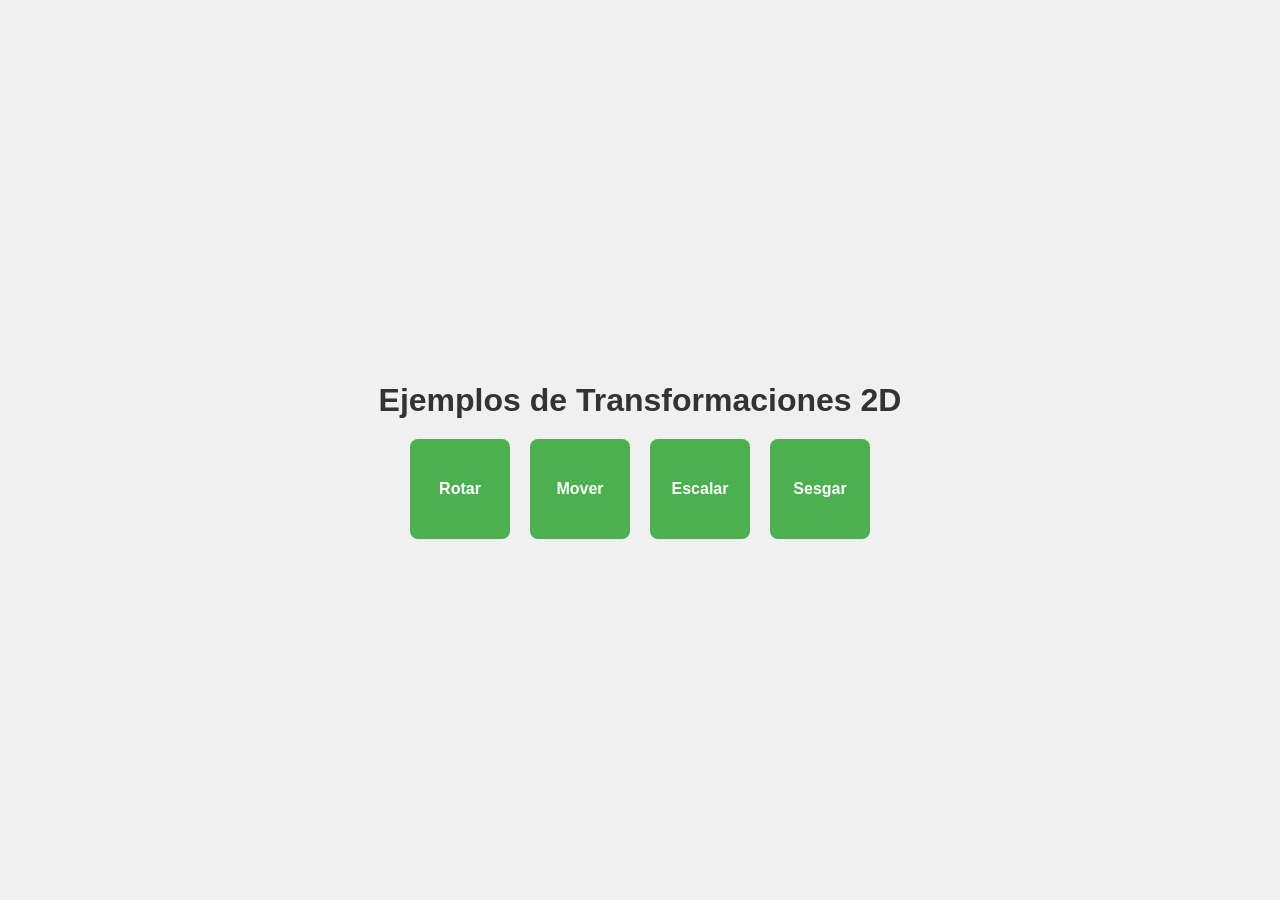
<file: index.html>
<!DOCTYPE html>
<html lang="es">

<head>
    <meta charset="UTF-8">
    <meta name="viewport" content="width=device-width, initial-scale=1.0">
    <title>Transformaciones 2D con CSS</title>
    <link rel="stylesheet" href="estilo.css">
</head>

<body>
    <h1>Ejemplos de Transformaciones 2D</h1>
    <div class="container">
        <div class="box">Rotar</div>
        <div class="box">Mover</div>
        <div class="box">Escalar</div>
        <div class="box">Sesgar</div>
    </div>
</body>

</html>
</file>
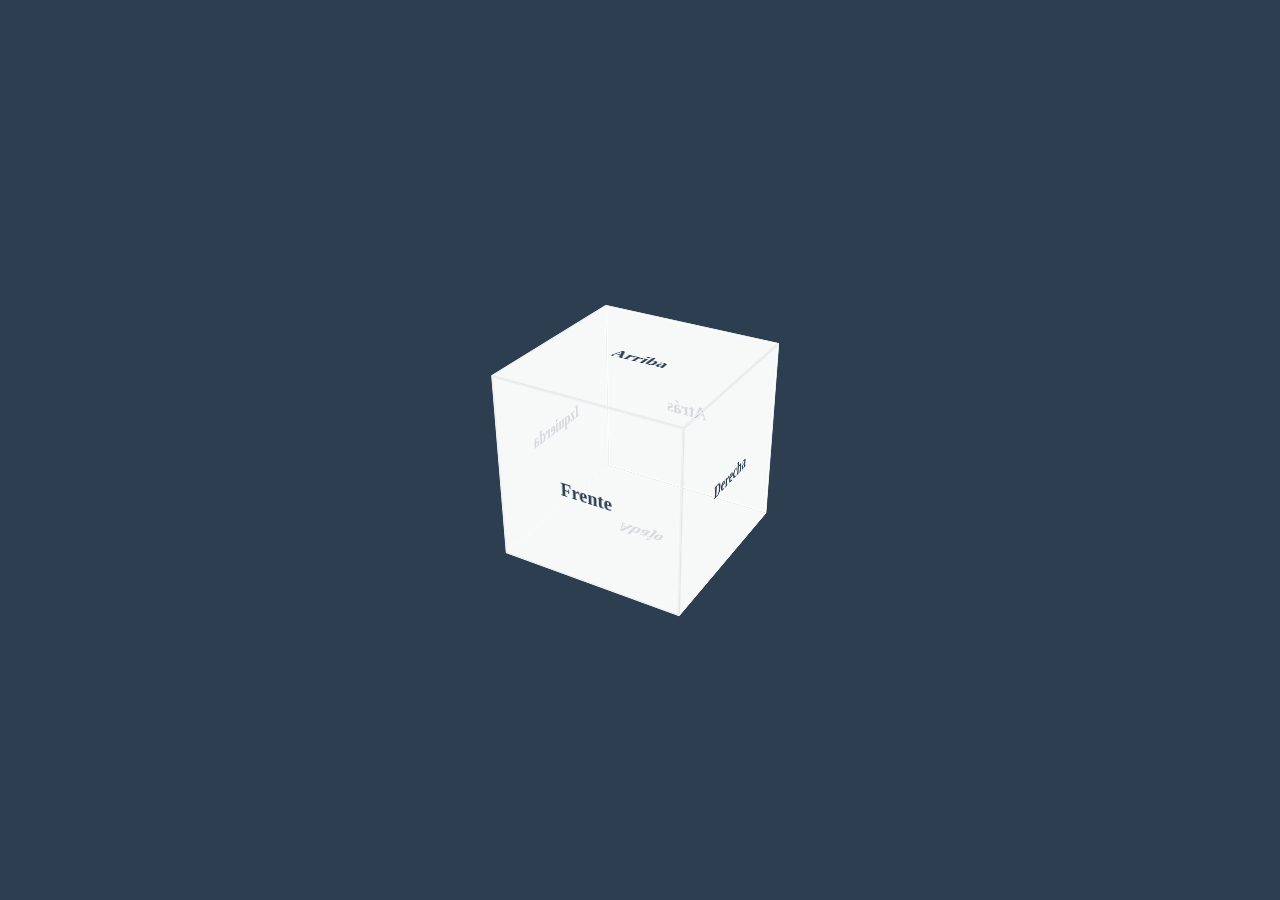
<file: index3d.html>
<!DOCTYPE html>
<html lang="es">
<head>
  <meta charset="UTF-8">
  <meta name="viewport" content="width=device-width, initial-scale=1.0">
  <title>Transformaciones 3D con CSS</title>
  <link rel="stylesheet" href="estilo3d.css">
</head>
<body>
  <div class="contenedor">
    <div class="cubo">
      <div class="cara frente">Frente</div>
      <div class="cara atras">Atrás</div>
      <div class="cara izquierda">Izquierda</div>
      <div class="cara derecha">Derecha</div>
      <div class="cara arriba">Arriba</div>
      <div class="cara abajo">Abajo</div>
    </div>
  </div>
</body>
</html>
</file>
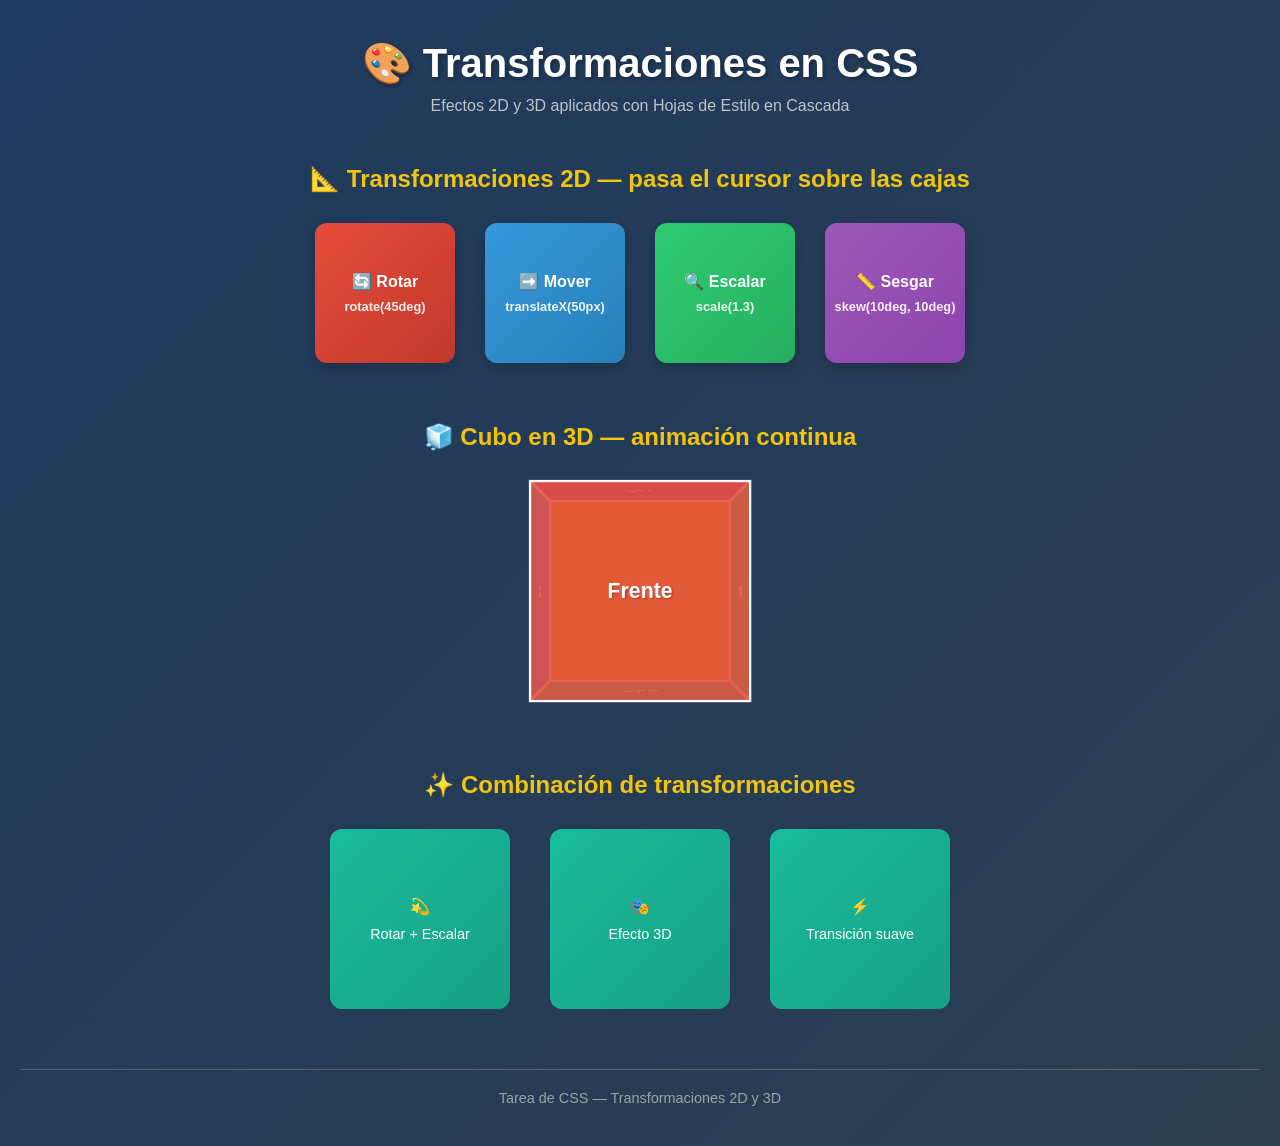
<file: propio.html>
<!DOCTYPE html>
<html lang="es">
<head>
    <meta charset="UTF-8">
    <meta name="viewport" content="width=device-width, initial-scale=1.0">
    <title>Transformaciones CSS 2D y 3D</title>
    <link rel="stylesheet" href="propio.css">
</head>
<body>
    <h1>🎨 Transformaciones en CSS</h1>
    <p class="subtitulo">Efectos 2D y 3D aplicados con Hojas de Estilo en Cascada</p>

    <!-- ======================================
         SECCIÓN 1: TRANSFORMACIONES 2D
         ====================================== -->
    <h2>📐 Transformaciones 2D — pasa el cursor sobre las cajas</h2>
    <div class="contenedor-2d">
        <div class="caja rotar">
            🔄 Rotar
            <span>rotate(45deg)</span>
        </div>
        <div class="caja mover">
            ➡️ Mover
            <span>translateX(50px)</span>
        </div>
        <div class="caja escalar">
            🔍 Escalar
            <span>scale(1.3)</span>
        </div>
        <div class="caja sesgar">
            📏 Sesgar
            <span>skew(10deg, 10deg)</span>
        </div>
    </div>
    <!-- ======================================
         SECCIÓN 2: CUBO 3D
         ====================================== -->
    <h2>🧊 Cubo en 3D — animación continua</h2>
    <div class="contenedor-3d">
        <div class="cubo">
            <div class="cara frente">Frente</div>
            <div class="cara atras">Atrás</div>
            <div class="cara derecha">Der</div>
            <div class="cara izquierda">Izq</div>
            <div class="cara arriba">Arr</div>
            <div class="cara abajo">Aba</div>
        </div>
    </div>
    <!-- ======================================
         SECCIÓN 3: COMBINACIÓN DE EFECTOS
         ====================================== -->
    <h2>✨ Combinación de transformaciones</h2>
    <div class="contenedor-extra">
        <div class="tarjeta">
            💫
            <p>Rotar + Escalar</p>
        </div>
        <div class="tarjeta">
            🎭
            <p>Efecto 3D</p>
        </div>
        <div class="tarjeta">
            ⚡
            <p>Transición suave</p>
        </div>
    </div>

    <div class="pie">
        <p>Tarea de CSS — Transformaciones 2D y 3D</p>
    </div>

</body>
</html>
</file>
<file: estilo.css>
/* Estilos generales */
body {
  font-family: Arial, sans-serif;
  display: flex;
  justify-content: center;
  align-items: center;
  height: 100vh;
  background-color: #f0f0f0;
  flex-direction: column;
  margin: 0;
}

h1 {
  text-align: center;
  margin-bottom: 20px;
  color: #333;
}

/* Contenedor de las cajas */
.container {
  display: flex;
  gap: 20px;
}

/* Estilos de las cajas */
.box {
  width: 100px;
  height: 100px;
  background-color: #4CAF50;
  color: white;
  display: flex;
  align-items: center;
  justify-content: center;
  font-weight: bold;
  transition: transform 0.5s;
  border-radius: 8px;
  cursor: pointer;
}

/* Transformaciones en las cajas */
/* Rotación - Primera caja */
.box:nth-child(1):hover {
  transform: rotate(45deg);
}

/* Traslación - Segunda caja */
.box:nth-child(2):hover {
  transform: translateX(50px);
}

/* Escalado - Tercera caja */
.box:nth-child(3):hover {
  transform: scale(1.5);
}

/* Sesgado - Cuarta caja */
.box:nth-child(4):hover {
  transform: skew(10deg, 10deg);
}
</file>
<file: estilo3d.css>
body {
  margin: 0;
  display: flex;
  justify-content: center;
  align-items: center;
  height: 100vh;
  background-color: #2c3e50;
}

/* Contenedor para centrar el cubo */
.contenedor {
  perspective: 1000px;
}

/* Estilo del cubo */
.cubo {
  position: relative;
  width: 200px;
  height: 200px;
  transform-style: preserve-3d;
  transform: rotateX(-30deg) rotateY(-30deg);
  animation: rotar 5s infinite linear;
}

/* Estilo para cada cara del cubo */
.cara {
  position: absolute;
  width: 200px;
  height: 200px;
  background-color: rgba(255, 255, 255, 0.8);
  border: 2px solid #ecf0f1;
  display: flex;
  justify-content: center;
  align-items: center;
  font-size: 20px;
  font-weight: bold;
  color: #2c3e50;
  box-sizing: border-box;
}

/* Posicionamiento de cada cara */
.frente    { transform: translateZ(100px); }
.atras     { transform: rotateY(180deg) translateZ(100px); }
.izquierda { transform: rotateY(-90deg) translateZ(100px); }
.derecha   { transform: rotateY(90deg)  translateZ(100px); }
.arriba    { transform: rotateX(90deg)  translateZ(100px); }
.abajo     { transform: rotateX(-90deg) translateZ(100px); }

/* Animación de rotación */
@keyframes rotar {
  from {
    transform: rotateX(-30deg) rotateY(-30deg);
  }
  to {
    transform: rotateX(-30deg) rotateY(330deg);
  }
}
</file>
<file: propio.css>
/* Estilos generales */
        * {
            margin: 0;
            padding: 0;
            box-sizing: border-box;
        }

        body {
            font-family: 'Arial', sans-serif;
            background: linear-gradient(135deg, #1e3a5f, #2c3e50);
            color: white;
            min-height: 100vh;
            padding: 40px 20px;
        }

        h1 {
            text-align: center;
            font-size: 2.5rem;
            margin-bottom: 10px;
            text-shadow: 2px 2px 4px rgba(0,0,0,0.3);
        }

        .subtitulo {
            text-align: center;
            margin-bottom: 50px;
            color: #bdc3c7;
        }

        h2 {
            font-size: 1.5rem;
            margin: 50px 0 30px;
            text-align: center;
            color: #f1c40f;
        }

        /* ======================================
           SECCIÓN 1: TRANSFORMACIONES 2D
           ====================================== */
        .contenedor-2d {
            display: flex;
            justify-content: center;
            gap: 30px;
            flex-wrap: wrap;
            margin-bottom: 60px;
        }

        .caja {
            width: 140px;
            height: 140px;
            display: flex;
            flex-direction: column;
            align-items: center;
            justify-content: center;
            border-radius: 12px;
            font-weight: bold;
            cursor: pointer;
            transition: transform 0.4s ease, box-shadow 0.4s ease;
            box-shadow: 0 5px 15px rgba(0,0,0,0.2);
        }

        .caja span {
            font-size: 0.8rem;
            margin-top: 8px;
            opacity: 0.9;
        }

        /* 🔄 Rotación */
        .rotar {
            background: linear-gradient(135deg, #e74c3c, #c0392b);
        }
        .rotar:hover {
            transform: rotate(45deg);
            box-shadow: 0 8px 20px rgba(231, 76, 60, 0.4);
        }

        /* ➡️ Traslación */
        .mover {
            background: linear-gradient(135deg, #3498db, #2980b9);
        }
        .mover:hover {
            transform: translateX(50px);
            box-shadow: 0 8px 20px rgba(52, 152, 219, 0.4);
        }

        /* 🔍 Escalado */
        .escalar {
            background: linear-gradient(135deg, #2ecc71, #27ae60);
        }
        .escalar:hover {
            transform: scale(1.3);
            box-shadow: 0 8px 20px rgba(46, 204, 113, 0.4);
        }

        /* 📐 Sesgado */
        .sesgar {
            background: linear-gradient(135deg, #9b59b6, #8e44ad);
        }
        .sesgar:hover {
            transform: skew(10deg, 10deg);
            box-shadow: 0 8px 20px rgba(155, 89, 182, 0.4);
        }

        /* ======================================
           SECCIÓN 2: TRANSFORMACIONES 3D
           ====================================== */
        .contenedor-3d {
            display: flex;
            justify-content: center;
            perspective: 1000px; /* Profundidad de visión */
            margin: 40px 0 80px;
        }

        .cubo {
            width: 200px;
            height: 200px;
            position: relative;
            transform-style: preserve-3d; /* Mantiene el espacio 3D */
            animation: girar 10s infinite linear;
        }

        .cara {
            position: absolute;
            width: 200px;
            height: 200px;
            background: rgba(52, 152, 219, 0.85);
            border: 2px solid white;
            display: flex;
            align-items: center;
            justify-content: center;
            font-size: 1.2rem;
            font-weight: bold;
            color: white;
            text-shadow: 1px 1px 2px rgba(0,0,0,0.3);
        }

        /* Posicionamiento de cada cara */
        .frente    { transform: translateZ(100px); background: rgba(231, 76, 60, 0.85); }
        .atras     { transform: rotateY(180deg) translateZ(100px); background: rgba(241, 196, 15, 0.85); }
        .derecha   { transform: rotateY(90deg) translateZ(100px); background: rgba(46, 204, 113, 0.85); }
        .izquierda { transform: rotateY(-90deg) translateZ(100px); background: rgba(52, 152, 219, 0.85); }
        .arriba    { transform: rotateX(90deg) translateZ(100px); background: rgba(155, 89, 182, 0.85); }
        .abajo     { transform: rotateX(-90deg) translateZ(100px); background: rgba(26, 188, 156, 0.85); }

        /* Animación del cubo */
        @keyframes girar {
            from {
                transform: rotateX(-20deg) rotateY(0deg);
            }
            to {
                transform: rotateX(-20deg) rotateY(360deg);
            }
        }

        /* ======================================
           SECCIÓN 3: EFECTOS ADICIONALES
           ====================================== */
        .contenedor-extra {
            display: flex;
            justify-content: center;
            gap: 40px;
            flex-wrap: wrap;
            margin-top: 30px;
        }

        .tarjeta {
            width: 180px;
            height: 180px;
            background: linear-gradient(135deg, #1abc9c, #16a085);
            border-radius: 12px;
            display: flex;
            flex-direction: column;
            align-items: center;
            justify-content: center;
            cursor: pointer;
            transition: all 0.4s ease;
        }

        /* Combinación de transformaciones */
        .tarjeta:hover {
            transform: rotateY(15deg) rotateX(10deg) scale(1.1);
            box-shadow: -10px 10px 20px rgba(0,0,0,0.3);
        }

        .tarjeta p {
            margin-top: 10px;
            font-size: 0.9rem;
        }

        .pie {
            text-align: center;
            margin-top: 60px;
            padding-top: 20px;
            border-top: 1px solid rgba(255,255,255,0.2);
            color: #95a5a6;
            font-size: 0.9rem;
        }
</file>
